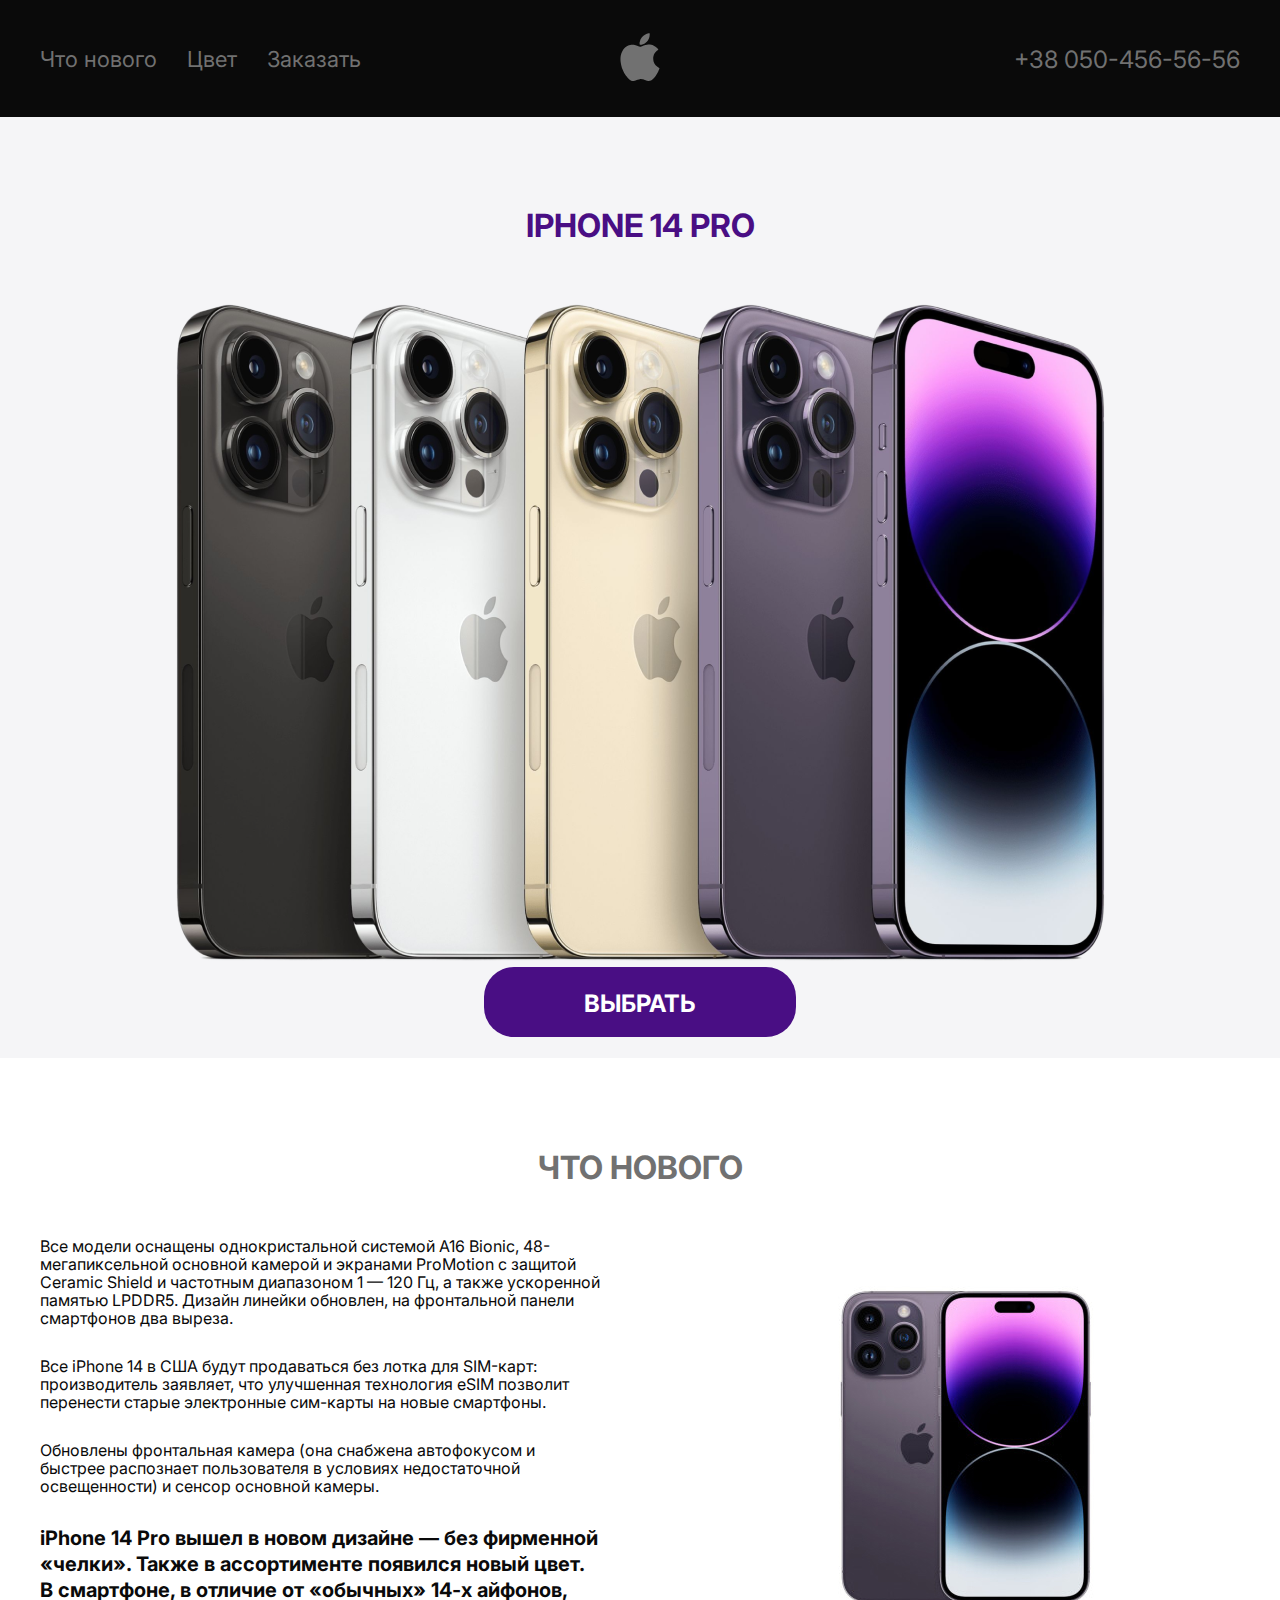
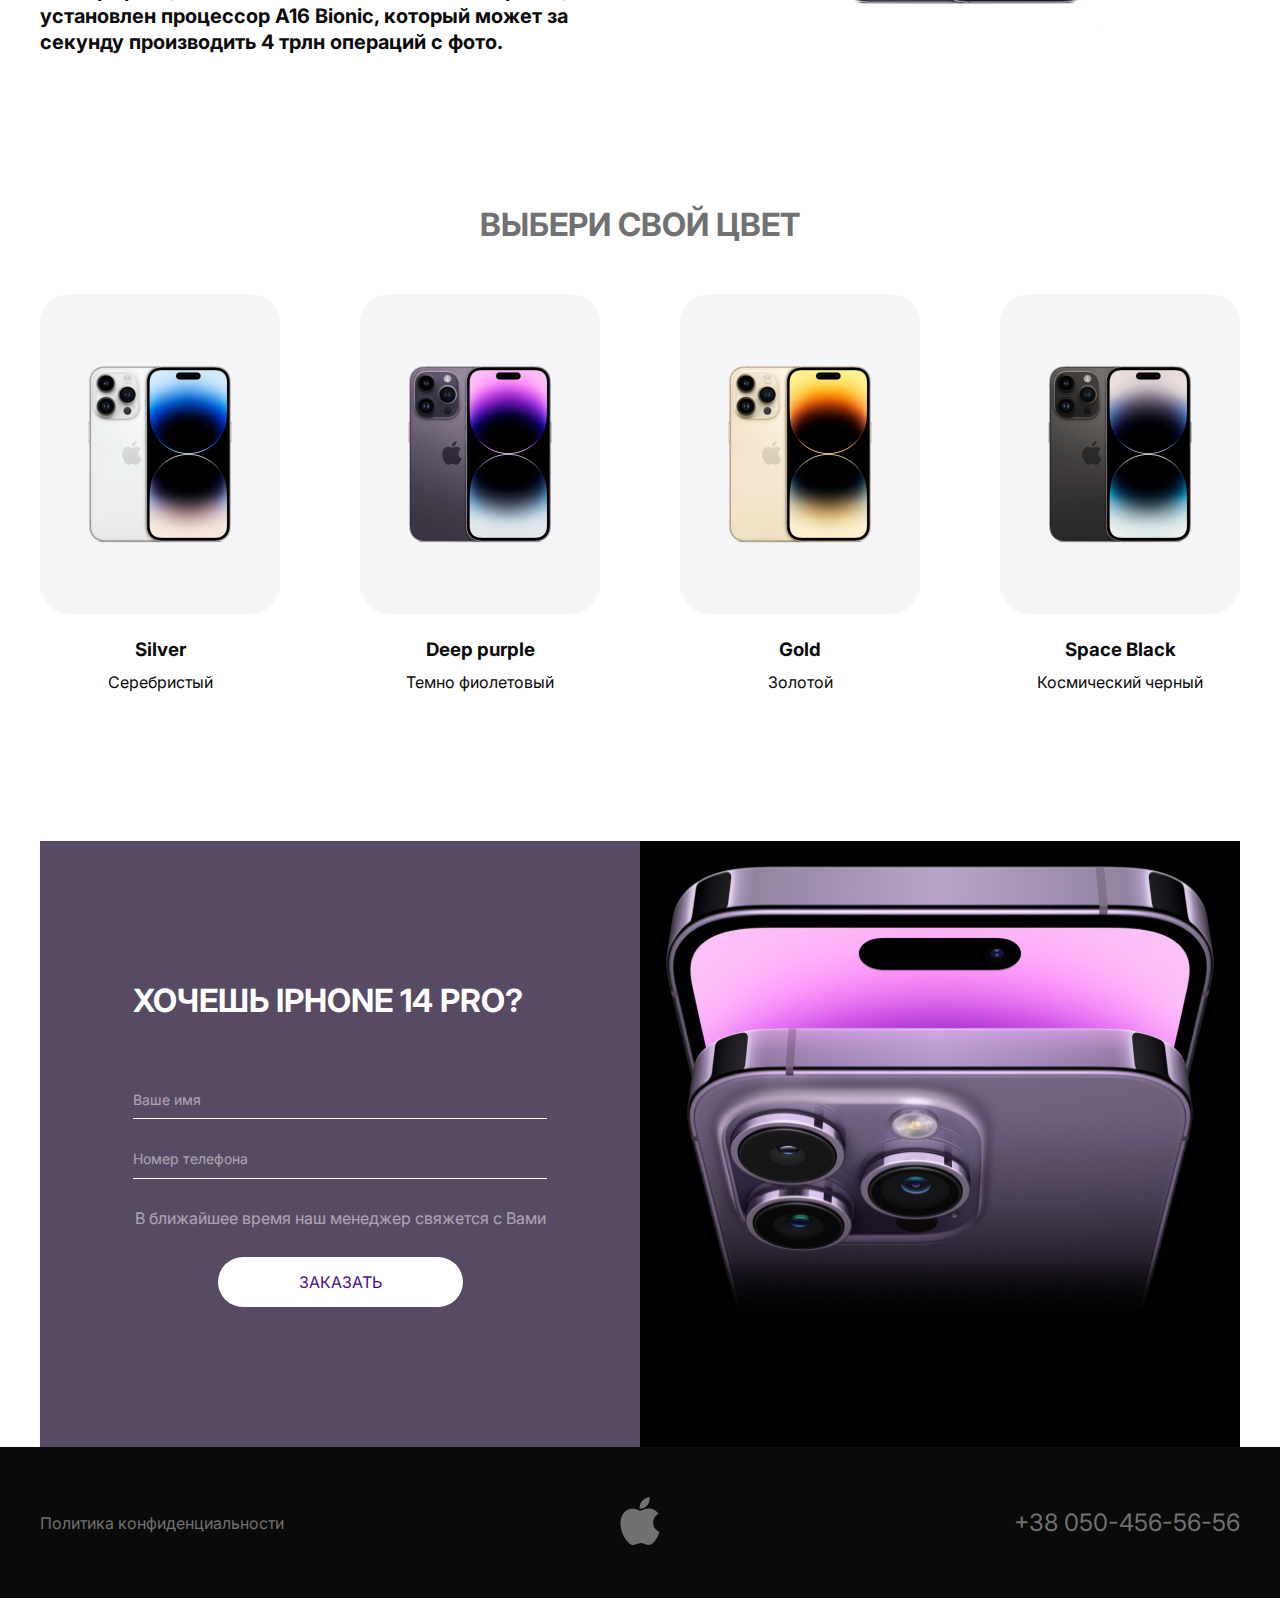
<file: index.html>
<!DOCTYPE html>
<html lang="ru">
<head>
    <meta charset="UTF-8">
    <meta http-equiv="X-UA-Compatible" content="IE=edge">
    <meta name="viewport" content="width=device-width, initial-scale=1.0">
    <link rel="preconnect" href="https://fonts.googleapis.com">
    <link rel="preconnect" href="https://fonts.gstatic.com" crossorigin>
    <link href="https://fonts.googleapis.com/css2?family=Inter:wght@400;700&display=swap" rel="stylesheet">
    <link rel="stylesheet" href="CSS/style.css">
    <link rel="stylesheet" href="CSS/normalaiz.css">

    <title>Iphone 14 pro</title>
</head>
<body>
    <header class="header">   
        <div class="container">
            <nav class="nav">
                <button class="menu-btn">
                    <span class="btn-line"></span>
                    <span class="btn-line"></span>
                    <span class="btn-line"></span>
                    <span class="btn-line"></span>
                </button>
                <ul class="menu">
                    <li class="menu-item">
                        <a class="menu-link" href="#">
                            Что нового</a>
                    </li>
                    <li class="menu-item">
                        <a class="menu-link" href="#">
                            Цвет</a>
                    </li>
                    <li class="menu-item">
                        <a class="menu-link" href="https://youtu.be/dQw4w9WgXcQ">
                            Заказать</a>
                    </li>
                </ul>
                <a href="" class="logo">
                    <img class="logo-img" src="image/Logo.svg" alt="логотип сайта">
                </a>
                <a class="phone" href="tel:+38 050-456-56-56">+38 050-456-56-56</a>
            </nav>
        </div>
    </header>
    <main class="main">
        <section class="headline">
            <div class="container">
                <h1 class="title">IPHONE 14 PRO</h1>
                <img class="headline-img" src="image/iphone.png" alt="IPHONE 14 PRO">
                <a class="headline-btn" href="#">ВЫБРАТЬ</a>
            </div>
        </section>
        <section class="new">
            <div class="container">
                <h2 class="new-title">ЧТО НОВОГО</h2>
                <div class="new-info">
                    <div class="new-text">
                        <p>
                            Все модели оснащены однокристальной системой A16 Bionic,
                            48-мегапиксельной основной камерой и экранами ProMotion 
                            с защитой Ceramic Shield и частотным диапазоном 1 — 120 
                            Гц, а также ускоренной памятью LPDDR5. Дизайн линейки обновлен, 
                            на фронтальной панели смартфонов два выреза. 
                        </p>
                        <p>
                            Все iPhone 14 в США будут продаваться без лотка для 
                            SIM-карт: производитель заявляет, что улучшенная 
                            технология eSIM позволит перенести старые электронные 
                            сим-карты на новые смартфоны.
                        </p>
                        <p>
                            Обновлены фронтальная камера (она снабжена автофокусом 
                            и быстрее распознает пользователя в условиях недостаточной 
                            освещенности) и сенсор основной камеры.
                        </p>
                        <b>
                            iPhone 14 Pro вышел в новом дизайне — без фирменной «челки». 
                            Также в ассортименте появился новый цвет. В смартфоне, в 
                            отличие от «обычных» 14-х айфонов, установлен процессор 
                            A16 Bionic, который может за секунду производить 4 трлн 
                            операций с фото.
                        </b>
                    </div>
                    <img class="img-new" src="image/iPhone2.jpg" alt="iphone">
                </div>
            </div>
        </section>
        <section class="color">
            <div class="container">
                <h2 class="color-title">ВЫБЕРИ СВОЙ ЦВЕТ</h2>
                <ul class="color-list">
                    <li class="color-item">
                        <img src="image/color-1.jpg" alt="">
                        <h3>Silver</h3>
                        <p>Серебристый</p>
                    </li>
                    <li class="color-item">
                        <img src="image/color-2.jpg" alt="">
                        <h3>Deep purple</h3>
                        <p>Темно фиолетовый</p>
                    </li>
                    <li class="color-item">
                        <img src="image/color-3.jpg" alt="">
                        <h3>Gold</h3>
                        <p>Золотой</p>
                    </li>
                    <li class="color-item">
                        <img src="image/color-4.jpg" alt="">
                        <h3>Space Black</h3>
                        <p>Космический черный</p>
                    </li>
                </ul>
            </div>
        </section>
        <section class="contacts">
            <div class="container">
                <div class="contacts-inner">
                    <form class="contacts-form" action="#">
                        <h2 class="contact-title">ХОЧЕШЬ IPHONE 14 PRO?</h2>
                        <input class="contact-input" type="text" placeholder="Ваше имя">
                        <input class="contact-input" type="tel" placeholder="Номер телефона">
                        <p>В ближайшее время наш менеджер свяжется с Вами</p>
                        <button type="submit">ЗАКАЗАТЬ</button>
                    </form>
                <img class="contacts-img" src="image/contact.jpg" alt="iphone">
                </div>
            </div>
        </section>
    </main>
    <footer class="footer">
        <div class="container">
            <div class="footer-inner">
                <a class="footer-link" href="#">Политика конфиденциальности</a>
                <a href="" class="logo">
                    <img class="logo-img" src="image/Logo.svg" alt="логотип сайта">
                </a>
                <a class="phone" href="tel:+38 050-456-56-56">+38 050-456-56-56</a>
            </div>
        </div>
    </footer>
    <script src="JS/main.js"></script>
    <script src="https://yastatic.net/s3/passport-sdk/autofill/v1/sdk-suggest-with-polyfills-latest.js"></script>
<!-- Yandex.Metrika counter -->
<script type="text/javascript" >
   (function(m,e,t,r,i,k,a){m[i]=m[i]||function(){(m[i].a=m[i].a||[]).push(arguments)};
   m[i].l=1*new Date();
   for (var j = 0; j < document.scripts.length; j++) {if (document.scripts[j].src === r) { return; }}
   k=e.createElement(t),a=e.getElementsByTagName(t)[0],k.async=1,k.src=r,a.parentNode.insertBefore(k,a)})
   (window, document, "script", "https://mc.yandex.ru/metrika/tag.js", "ym");

   ym(99151158, "init", {
        clickmap:true,
        trackLinks:true,
        accurateTrackBounce:true
   });
</script>
<noscript><div><img src="https://mc.yandex.ru/watch/99151158" style="position:absolute; left:-9999px;" alt="" /></div></noscript>
<!-- /Yandex.Metrika counter -->
</body>
</html>
</file>
<file: CSS/style.css>
a{
    text-decoration: none;
    color: inherit;
}
ul{
    margin: 0;
    padding: 0;
    list-style: none;
}
body{
    font-family: 'Inter', sans-serif;
    font-weight: 14px;
    line-height: 18px;
    font-weight: 400;
    color: #0a0a0a;
}
.header{
    background-color: #0a0a0a;
    padding: 33px 0 32px;
    color: #717171;
    font-size: 22px;
    line-height: 24px;
}

.container{
    max-width: 1200px;
    margin: 0 auto;
    padding: 0 15px;
}

.nav{
    display: flex;
    justify-content: space-between;
    align-items: center;
}
.menu{
    display: flex;
    flex-grow: 1;
    flex-basis: 0;
}
.phone{
    flex-grow: 1;
    flex-basis: 0;
    text-align: right;
    font-size: 24px;
    line-height: 29px;
}

.menu-item{
    padding-right: 30px;
}

.headline{
    background-color: #f5f5f7;
    text-align: center;
    padding: 70px 0 40px;
}

.title{
    text-transform: uppercase;
    margin:0 0 40px;
    color: #490E84;
    font-weight: 700;
    font-style: 64px;
    line-height: 77px;
}

.headline-img{
    margin-bottom: 25px;
}

.headline-btn{  
    display: inline;
    font-weight: 700;
    font-size: 24px;
    line-height: 29px;
    text-transform: uppercase;
    color: #fff;
    background-color: #490E84;
    padding: 22px 100px 19px;
    border-radius: 30px;
}

.new{
    padding: 90px 0 150px;
}

.new-title,
.color-title{
    margin: 0 0 50px;
    text-transform: uppercase;
    text-align: center;
    color: #717171;
    font-size: 32px ;
    line-height: 39px;
    font-weight: 700;

}

.new-info{
    display: flex;
    align-items: center;

}
.new-text p{
    max-width: 560px;
    margin: 0 0 30px;

}
.new-text b{
    max-width: 560px;
    font-size: 20px;
    line-height: 26px;
    display: block;
}

.img-new{
    margin-left: 190px;
}

.color{
    padding-bottom: 150px;
}
.color-list{
    display: flex;
    justify-content: space-between;
    text-align: center;
}
.color-item img{
    margin-bottom: 20px;
}

.color-item h3{
    font-style: 20px;
    line-height: 26px;
    margin: 0 0 10px;
}

.color-item p{
    margin: 0;
}

.contacts-inner{
    display: flex;
    background-color: #574B63;
    color: #fff;
}

.contacts-form{
    width: 100%;
    padding: 140px 93px;
    text-align: center;
}

.contact-title{
    margin: 0 0 60px;
    text-transform: uppercase;
    font-size: 32px;
    line-height: 39px;
    text-align: left;
}

.contact-input{
    padding: 10px 0;
    border: none;
    border-bottom: 1px solid #fff;
    display: block;
    width: 100%;
    margin-bottom: 20px;
    background-color: #574B63;
}

.contact-input::placeholder{
    font-size: 14px;
    line-height: 18px;
    color: #fff;
    opacity: .5;
    font-family: 'Inter', sans-serif;
    font-weight: 400;
}

.contacts-form p{
    opacity: 0.5;
    text-align: center;
    margin: 30px 0;
}

.contacts-form button{
    border: none;
    text-transform: uppercase;
    color: #490E84;
    background-color: #fff;
    border-radius: 30px;
    padding: 16px 81px;
    font-weight: 400;
    cursor: pointer;
}

.footer{
background-color: #0a0a0a;
}

.footer-link{
    flex-basis: 0;
    flex-grow: 1;
}

.footer-inner{
    color: #717171;
    display: flex;
    align-items: center;
    justify-content: space-between;
    padding: 50px 0;
}

.menu-btn{
    display: none;
}

@media (max-width: 1200px){
    .headline-img{
        max-width: 100%;
    }
    .contacts-inner{
        display: block;
    }
    .contacts-form{
        width: auto;
    }
    .contact-title{
        text-align: center;
    }
    .contacts-img{
        width: 100%;
    }
    .contacts{
        background-color: #574B63;
    }
}

@media (max-width: 1100px){
    .color-list{
        flex-wrap:wrap ;
    }
    .color-item{
        width: 50%;
        margin-bottom: 30px;
    }
}

@media (max-width: 940px){
    .menu-btn{
        display: inline-block;
        width: 50px;
        height: 50px;
        background-color: transparent;
        order: 1;
        border: none;
        cursor: pointer;
        position: relative;
        z-index: 50;
    }
    .logo,
    .phone{
        position: relative;
        z-index: 50;

    }
    .btn-line{
        position: absolute;
        left: 0;
        width: 100%;
        background-color: #fff;
        height: 2px;
        transition: .3s ease;
    }
    .btn-line:nth-child(1){
        top: 0;
    }
    .btn-line:nth-child(2){
        top: 20px;
    }
    .btn-line:nth-child(3){
        top: 20px;
    }
    .btn-line:nth-child(4){
        top: 40px;
    }
    .menu-open .btn-line:nth-child(1){
        transform: scale(0);
    }
    .menu-open .btn-line:nth-child(2){
        transform: rotate(45deg);
    }
    .menu-open .btn-line:nth-child(3){
        transform: rotate(-45deg);
    }
    .menu-open .btn-line:nth-child(4){
        transform: scale(0);
    }
    .menu{
        position: absolute;
        left: 0;
        top: 0;
        bottom: 0;
        right: 0;
        background-color: #0a0a0a;
        display: flex;
        justify-content: center;
        align-items: center;
        flex-direction: column;
        transform: translateY(-100%);
        transition: .3s ease;
    }
    .menu-open .menu{
        transform: translateY(0%);
    }
    .menu-item{
        padding: 50px;
        font-size: 56px;
    }
    .img-new{
        display: none;
    }
    .new-title, .color-title{
        font-size: 28px;
        line-height: 32px;
    }
    .new-text p 
    .new-text b {
        max-width: 100%;
        margin: 0 0 30px;
    }
    .phone{
        text-align: center;
    }
}

@media(max-width: 768px){
    .headline,
    .new{
        padding: 50px 0;
    }
    .color{
        padding-bottom: 50px;
    }
    .contacts-form{
        padding: 50px 70px;
    }
}

@media (max-width: 640px){
    .footer-inner{
        padding: 20px 0;
        flex-direction: column;
    }

    .footer-inner .logo{
        margin: 15px 0;
    }
}


@media (max-width: 560px){
    .title{
        font-size: 28px;
        line-height: 1;
    }
    .headline-btn{  
        font-size: 18px;
        line-height: 22px;
        padding: 16px 90px;
    }
    .color-item,
    .color-item img,    
    .contact-title{
        width: 100%;
    }
    .contacts-form{
        padding: 50px 30px;
    }
}
</file>
<file: CSS/normalaiz.css>
/*! normalize.css v8.0.1 | MIT License | github.com/necolas/normalize.css */

/* Document
   ========================================================================== */

/**
 * 1. Correct the line height in all browsers.
 * 2. Prevent adjustments of font size after orientation changes in iOS.
 */

 html {
    line-height: 1.15; /* 1 */
    -webkit-text-size-adjust: 100%; /* 2 */
  }
  
  /* Sections
     ========================================================================== */
  
  /**
   * Remove the margin in all browsers.
   */
  
  body {
    margin: 0;
  }
  
  /**
   * Render the `main` element consistently in IE.
   */
  
  main {
    display: block;
  }
  
  /**
   * Correct the font size and margin on `h1` elements within `section` and
   * `article` contexts in Chrome, Firefox, and Safari.
   */
  
  h1 {
    font-size: 2em;
    margin: 0.67em 0;
  }
  
  /* Grouping content
     ========================================================================== */
  
  /**
   * 1. Add the correct box sizing in Firefox.
   * 2. Show the overflow in Edge and IE.
   */
  
  hr {
    box-sizing: content-box; /* 1 */
    height: 0; /* 1 */
    overflow: visible; /* 2 */
  }
  
  /**
   * 1. Correct the inheritance and scaling of font size in all browsers.
   * 2. Correct the odd `em` font sizing in all browsers.
   */
  
  pre {
    font-family: monospace, monospace; /* 1 */
    font-size: 1em; /* 2 */
  }
  
  /* Text-level semantics
     ========================================================================== */
  
  /**
   * Remove the gray background on active links in IE 10.
   */
  
  a {
    background-color: transparent;
  }
  
  /**
   * 1. Remove the bottom border in Chrome 57-
   * 2. Add the correct text decoration in Chrome, Edge, IE, Opera, and Safari.
   */
  
  abbr[title] {
    border-bottom: none; /* 1 */
    text-decoration: underline; /* 2 */
    text-decoration: underline dotted; /* 2 */
  }
  
  /**
   * Add the correct font weight in Chrome, Edge, and Safari.
   */
  
  b,
  strong {
    font-weight: bolder;
  }
  
  /**
   * 1. Correct the inheritance and scaling of font size in all browsers.
   * 2. Correct the odd `em` font sizing in all browsers.
   */
  
  code,
  kbd,
  samp {
    font-family: monospace, monospace; /* 1 */
    font-size: 1em; /* 2 */
  }
  
  /**
   * Add the correct font size in all browsers.
   */
  
  small {
    font-size: 80%;
  }
  
  /**
   * Prevent `sub` and `sup` elements from affecting the line height in
   * all browsers.
   */
  
  sub,
  sup {
    font-size: 75%;
    line-height: 0;
    position: relative;
    vertical-align: baseline;
  }
  
  sub {
    bottom: -0.25em;
  }
  
  sup {
    top: -0.5em;
  }
  
  /* Embedded content
     ========================================================================== */
  
  /**
   * Remove the border on images inside links in IE 10.
   */
  
  img {
    border-style: none;
  }
  
  /* Forms
     ========================================================================== */
  
  /**
   * 1. Change the font styles in all browsers.
   * 2. Remove the margin in Firefox and Safari.
   */
  
  button,
  input,
  optgroup,
  select,
  textarea {
    font-family: inherit; /* 1 */
    font-size: 100%; /* 1 */
    line-height: 1.15; /* 1 */
    margin: 0; /* 2 */
  }
  
  /**
   * Show the overflow in IE.
   * 1. Show the overflow in Edge.
   */
  
  button,
  input { /* 1 */
    overflow: visible;
  }
  
  /**
   * Remove the inheritance of text transform in Edge, Firefox, and IE.
   * 1. Remove the inheritance of text transform in Firefox.
   */
  
  button,
  select { /* 1 */
    text-transform: none;
  }
  
  /**
   * Correct the inability to style clickable types in iOS and Safari.
   */
  
  button,
  [type="button"],
  [type="reset"],
  [type="submit"] {
    -webkit-appearance: button;
  }
  
  /**
   * Remove the inner border and padding in Firefox.
   */
  
  button::-moz-focus-inner,
  [type="button"]::-moz-focus-inner,
  [type="reset"]::-moz-focus-inner,
  [type="submit"]::-moz-focus-inner {
    border-style: none;
    padding: 0;
  }
  
  /**
   * Restore the focus styles unset by the previous rule.
   */
  
  button:-moz-focusring,
  [type="button"]:-moz-focusring,
  [type="reset"]:-moz-focusring,
  [type="submit"]:-moz-focusring {
    outline: 1px dotted ButtonText;
  }
  
  /**
   * Correct the padding in Firefox.
   */
  
  fieldset {
    padding: 0.35em 0.75em 0.625em;
  }
  
  /**
   * 1. Correct the text wrapping in Edge and IE.
   * 2. Correct the color inheritance from `fieldset` elements in IE.
   * 3. Remove the padding so developers are not caught out when they zero out
   *    `fieldset` elements in all browsers.
   */
  
  legend {
    box-sizing: border-box; /* 1 */
    color: inherit; /* 2 */
    display: table; /* 1 */
    max-width: 100%; /* 1 */
    padding: 0; /* 3 */
    white-space: normal; /* 1 */
  }
  
  /**
   * Add the correct vertical alignment in Chrome, Firefox, and Opera.
   */
  
  progress {
    vertical-align: baseline;
  }
  
  /**
   * Remove the default vertical scrollbar in IE 10+.
   */
  
  textarea {
    overflow: auto;
  }
  
  /**
   * 1. Add the correct box sizing in IE 10.
   * 2. Remove the padding in IE 10.
   */
  
  [type="checkbox"],
  [type="radio"] {
    box-sizing: border-box; /* 1 */
    padding: 0; /* 2 */
  }
  
  /**
   * Correct the cursor style of increment and decrement buttons in Chrome.
   */
  
  [type="number"]::-webkit-inner-spin-button,
  [type="number"]::-webkit-outer-spin-button {
    height: auto;
  }
  
  /**
   * 1. Correct the odd appearance in Chrome and Safari.
   * 2. Correct the outline style in Safari.
   */
  
  [type="search"] {
    -webkit-appearance: textfield; /* 1 */
    outline-offset: -2px; /* 2 */
  }
  
  /**
   * Remove the inner padding in Chrome and Safari on macOS.
   */
  
  [type="search"]::-webkit-search-decoration {
    -webkit-appearance: none;
  }
  
  /**
   * 1. Correct the inability to style clickable types in iOS and Safari.
   * 2. Change font properties to `inherit` in Safari.
   */
  
  ::-webkit-file-upload-button {
    -webkit-appearance: button; /* 1 */
    font: inherit; /* 2 */
  }
  
  /* Interactive
     ========================================================================== */
  
  /*
   * Add the correct display in Edge, IE 10+, and Firefox.
   */
  
  details {
    display: block;
  }
  
  /*
   * Add the correct display in all browsers.
   */
  
  summary {
    display: list-item;
  }
  
  /* Misc
     ========================================================================== */
  
  /**
   * Add the correct display in IE 10+.
   */
  
  template {
    display: none;
  }
  
  /**
   * Add the correct display in IE 10.
   */
  
  [hidden] {
    display: none;
  }
</file>
